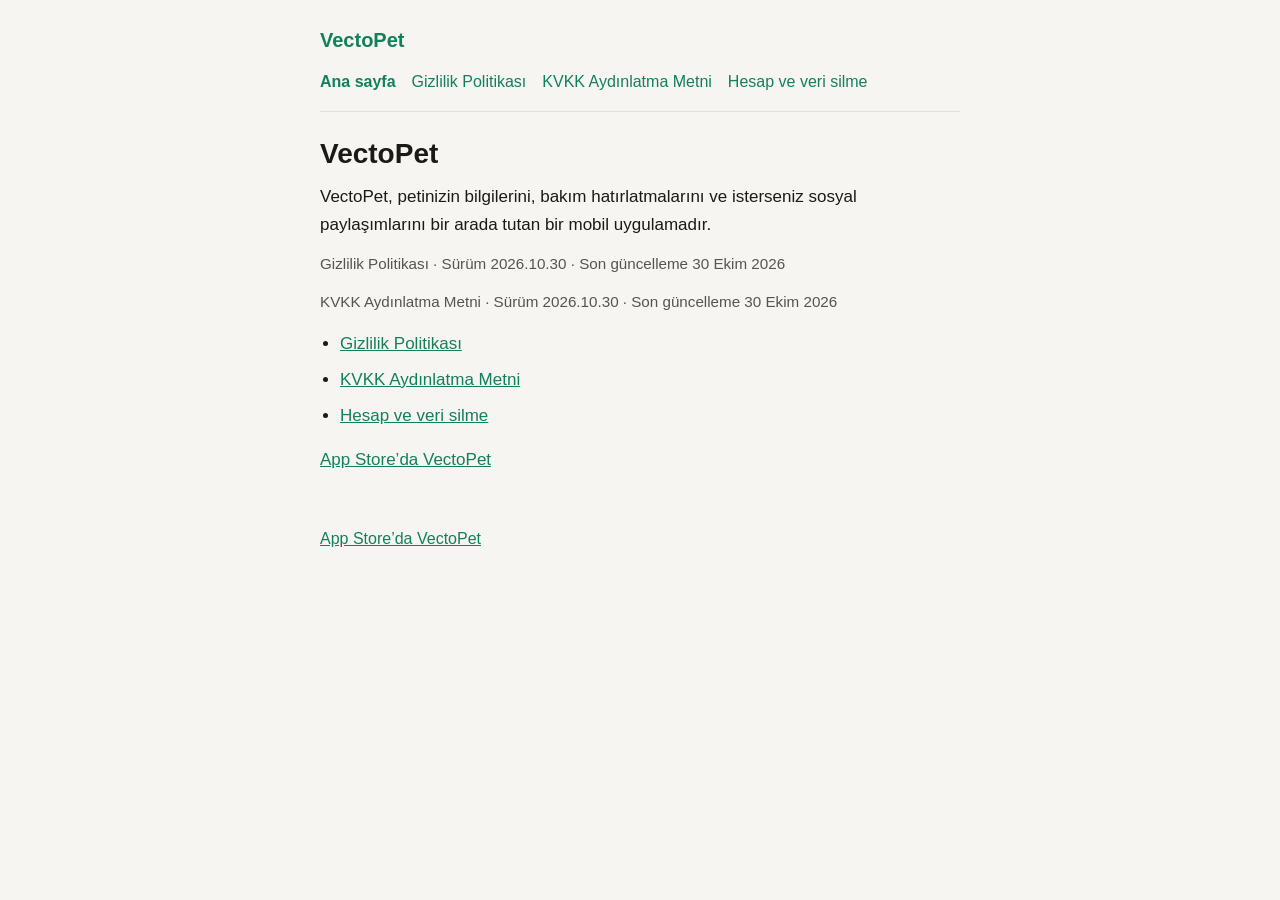
<file: index.html>
<!DOCTYPE html>
<html lang="tr">
<head>
  <meta charset="utf-8">
  <meta name="viewport" content="width=device-width, initial-scale=1">
  <title>VectoPet</title>
  <link rel="stylesheet" href="styles.css">
</head>
<body>
  <header>
    <a class="brand" href="./">VectoPet</a>
    <nav aria-label="Sayfalar">
      <a href="./" aria-current="page">Ana sayfa</a>
<a href="privacy/">Gizlilik Politikası</a>
<a href="kvkk/">KVKK Aydınlatma Metni</a>
<a href="delete-account/">Hesap ve veri silme</a>
    </nav>
  </header>
  <main>
    <h1>VectoPet</h1>
<p>VectoPet, petinizin bilgilerini, bakım hatırlatmalarını ve isterseniz sosyal paylaşımlarını bir arada tutan bir mobil uygulamadır.</p>
<p class="meta">Gizlilik Politikası · Sürüm 2026.10.30 · Son güncelleme 30 Ekim 2026</p>
<p class="meta">KVKK Aydınlatma Metni · Sürüm 2026.10.30 · Son güncelleme 30 Ekim 2026</p>
<ul class="index-links">
  <li><a href="privacy/">Gizlilik Politikası</a></li>
  <li><a href="kvkk/">KVKK Aydınlatma Metni</a></li>
  <li><a href="delete-account/">Hesap ve veri silme</a></li>
</ul>
<p><a href="https://apps.apple.com/app/id6814173063">App Store’da VectoPet</a></p>
  </main>
  <footer>
    <a href="https://apps.apple.com/app/id6814173063">App Store’da VectoPet</a>
  </footer>
</body>
</html>
</file>
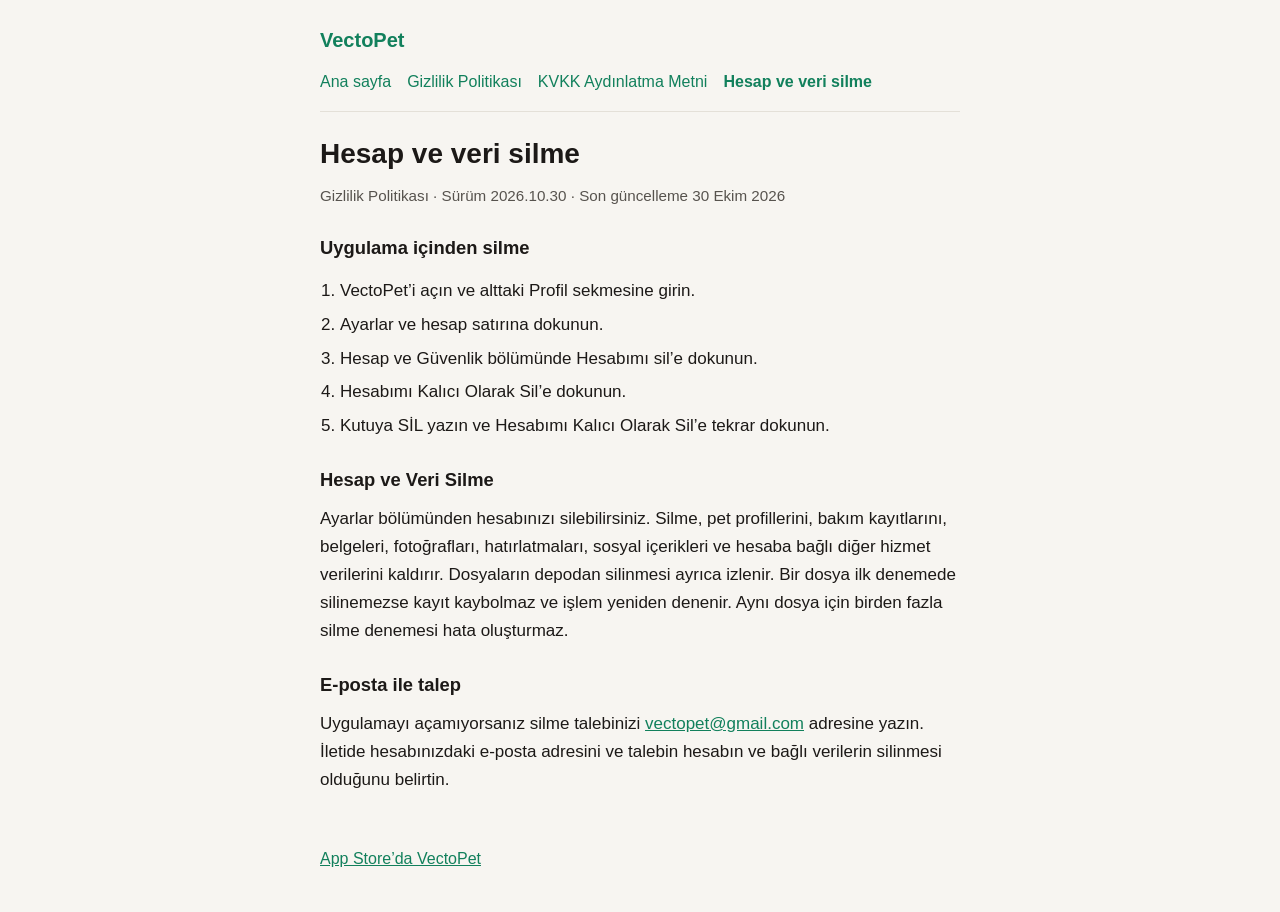
<file: delete-account/index.html>
<!DOCTYPE html>
<html lang="tr">
<head>
  <meta charset="utf-8">
  <meta name="viewport" content="width=device-width, initial-scale=1">
  <title>Hesap ve veri silme · VectoPet</title>
  <link rel="stylesheet" href="../styles.css">
</head>
<body>
  <header>
    <a class="brand" href="../">VectoPet</a>
    <nav aria-label="Sayfalar">
      <a href="../">Ana sayfa</a>
<a href="../privacy/">Gizlilik Politikası</a>
<a href="../kvkk/">KVKK Aydınlatma Metni</a>
<a href="../delete-account/" aria-current="page">Hesap ve veri silme</a>
    </nav>
  </header>
  <main>
    <h1>Hesap ve veri silme</h1>
<p class="meta">Gizlilik Politikası · Sürüm 2026.10.30 · Son güncelleme 30 Ekim 2026</p>
<h2>Uygulama içinden silme</h2>
<ol>
  <li>VectoPet’i açın ve alttaki Profil sekmesine girin.</li>
  <li>Ayarlar ve hesap satırına dokunun.</li>
  <li>Hesap ve Güvenlik bölümünde Hesabımı sil’e dokunun.</li>
  <li>Hesabımı Kalıcı Olarak Sil’e dokunun.</li>
  <li>Kutuya SİL yazın ve Hesabımı Kalıcı Olarak Sil’e tekrar dokunun.</li>
</ol>
<h2>Hesap ve Veri Silme</h2>
<p>Ayarlar bölümünden hesabınızı silebilirsiniz. Silme, pet profillerini, bakım kayıtlarını, belgeleri, fotoğrafları, hatırlatmaları, sosyal içerikleri ve hesaba bağlı diğer hizmet verilerini kaldırır. Dosyaların depodan silinmesi ayrıca izlenir. Bir dosya ilk denemede silinemezse kayıt kaybolmaz ve işlem yeniden denenir. Aynı dosya için birden fazla silme denemesi hata oluşturmaz.</p>
<h2>E-posta ile talep</h2>
<p>Uygulamayı açamıyorsanız silme talebinizi <a href="mailto:vectopet@gmail.com">vectopet@gmail.com</a> adresine yazın. İletide hesabınızdaki e-posta adresini ve talebin hesabın ve bağlı verilerin silinmesi olduğunu belirtin.</p>
  </main>
  <footer>
    <a href="https://apps.apple.com/app/id6814173063">App Store’da VectoPet</a>
  </footer>
</body>
</html>
</file>
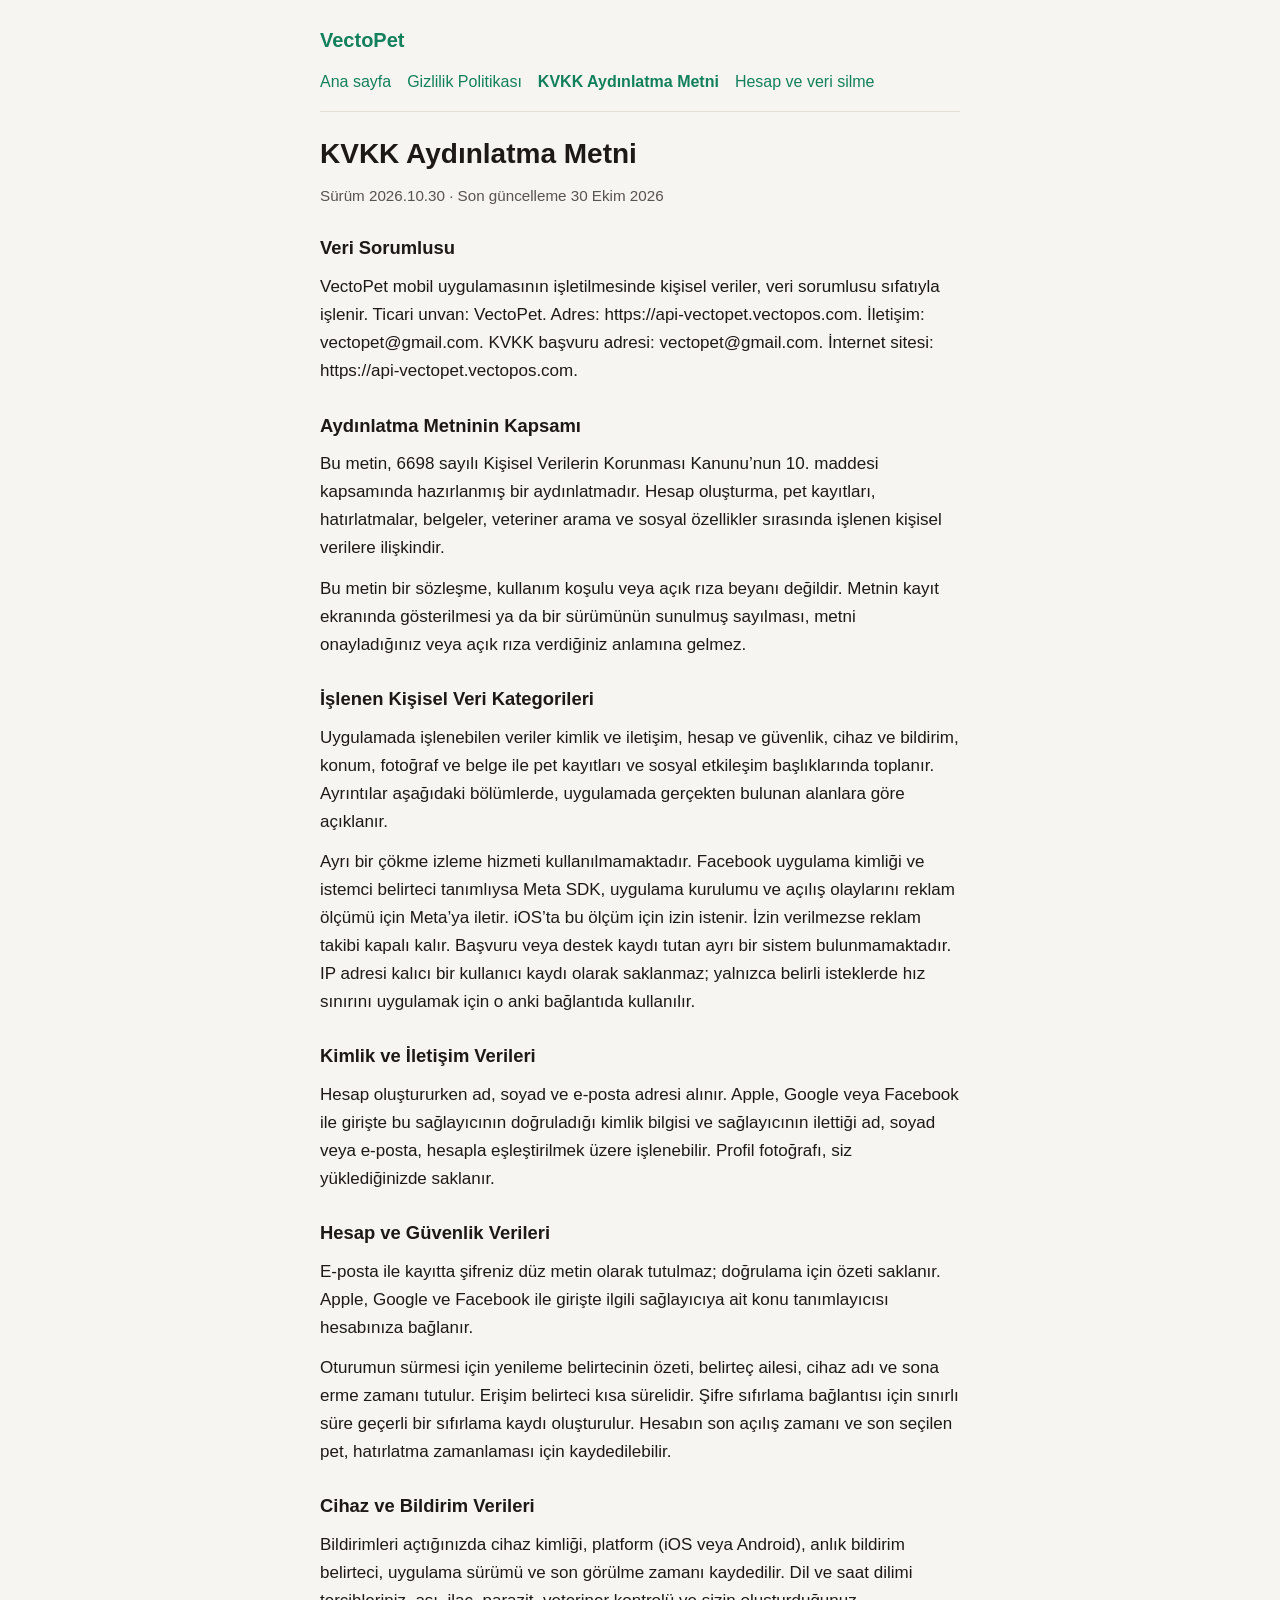
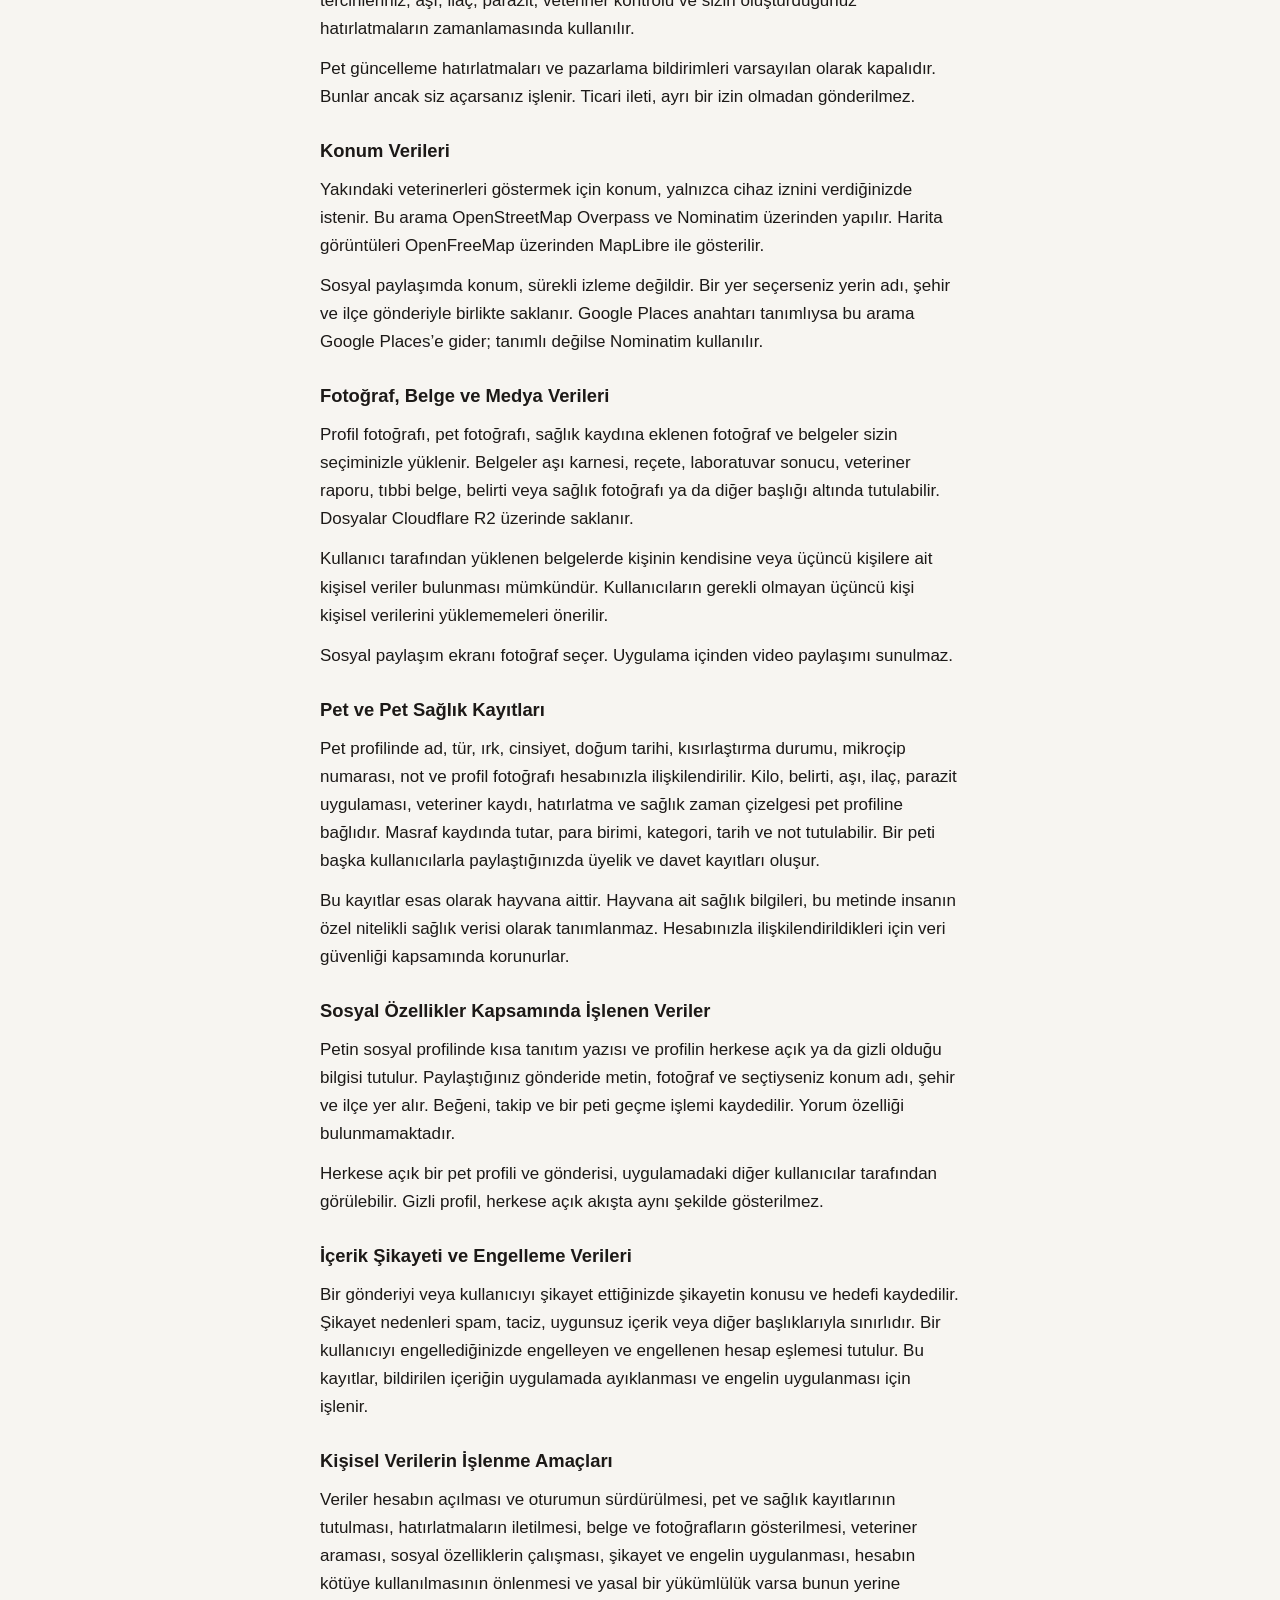
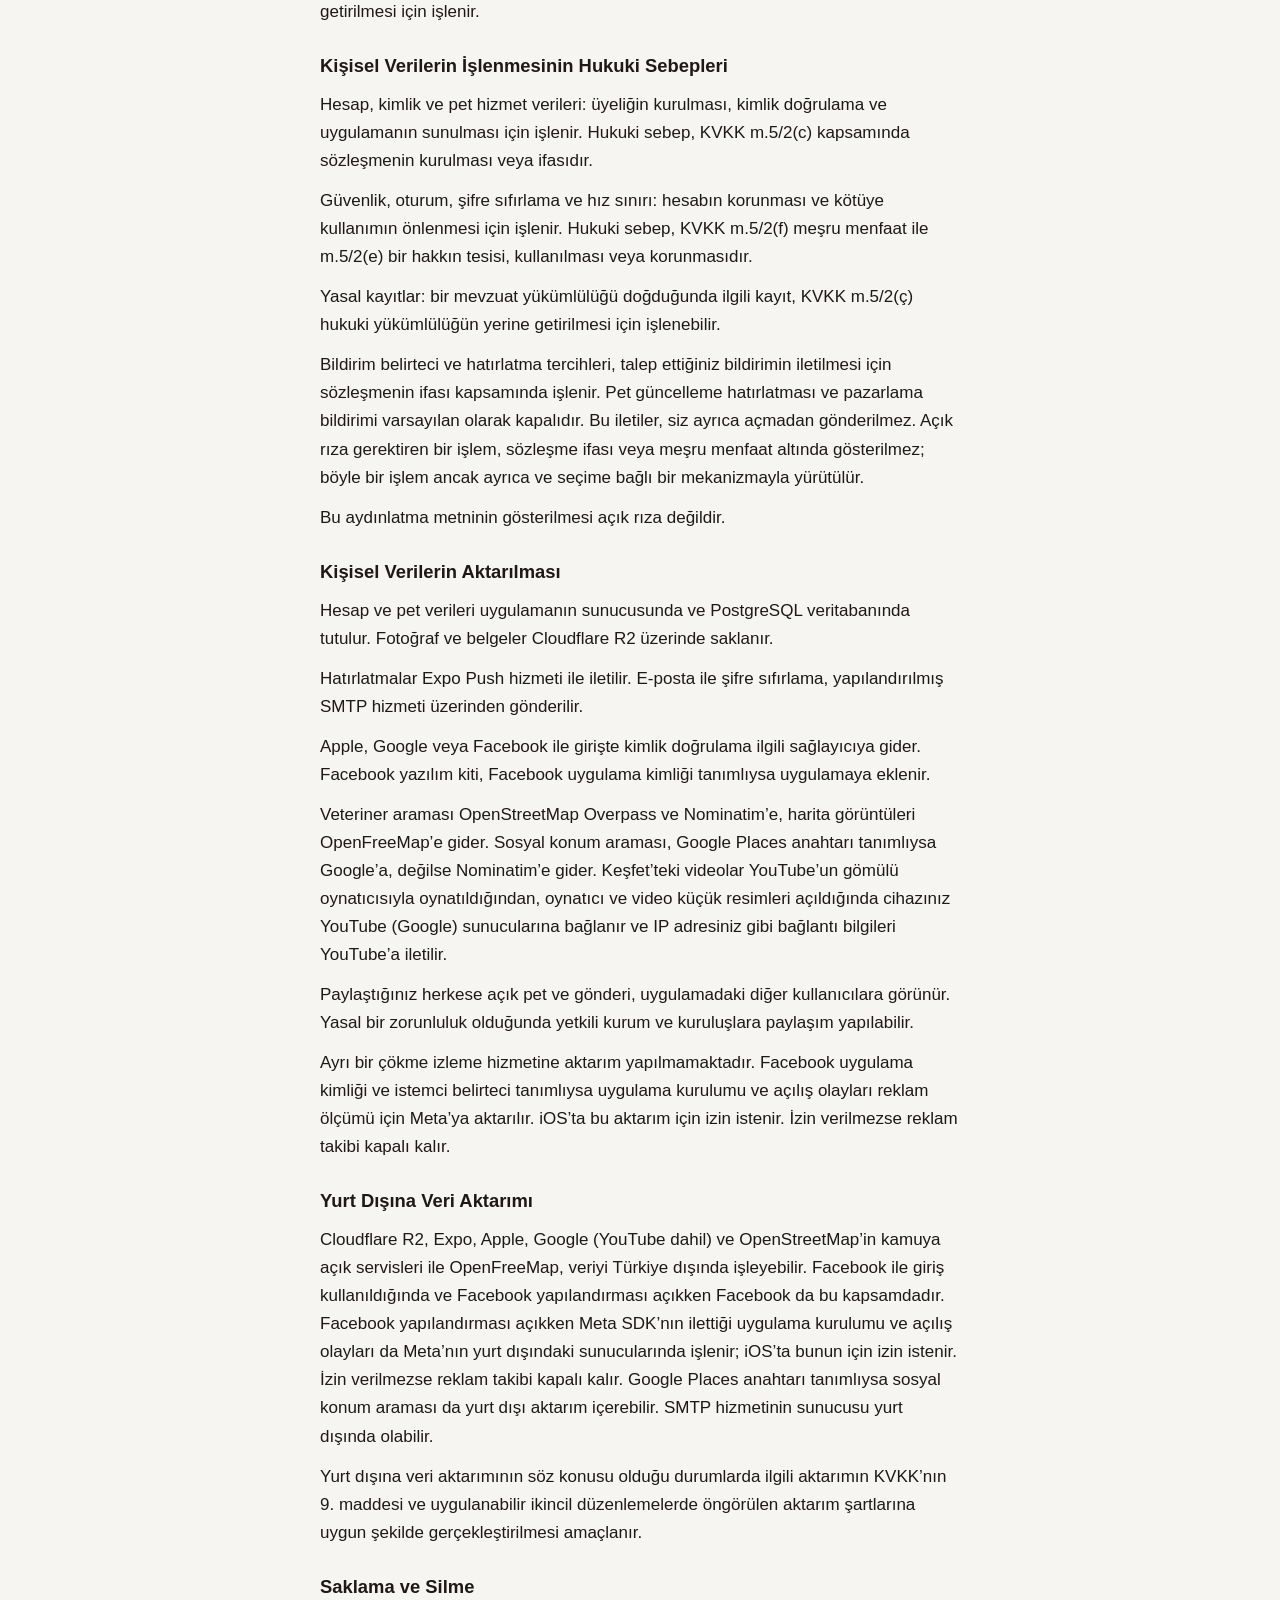
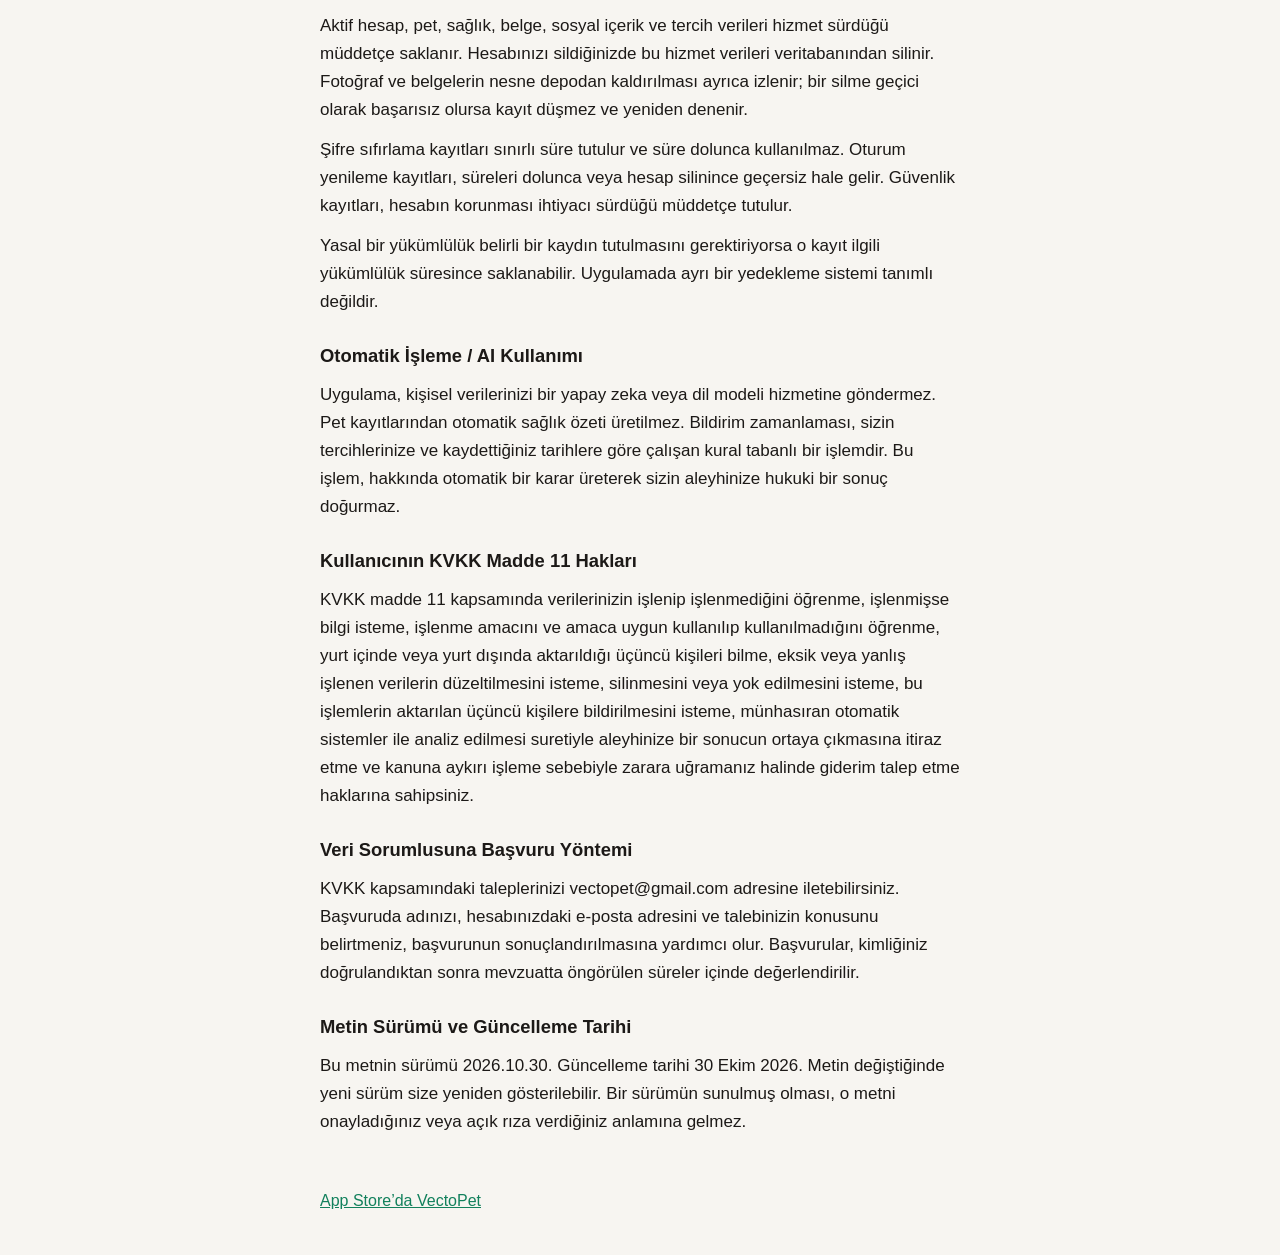
<file: kvkk/index.html>
<!DOCTYPE html>
<html lang="tr">
<head>
  <meta charset="utf-8">
  <meta name="viewport" content="width=device-width, initial-scale=1">
  <title>KVKK Aydınlatma Metni · VectoPet</title>
  <link rel="stylesheet" href="../styles.css">
</head>
<body>
  <header>
    <a class="brand" href="../">VectoPet</a>
    <nav aria-label="Sayfalar">
      <a href="../">Ana sayfa</a>
<a href="../privacy/">Gizlilik Politikası</a>
<a href="../kvkk/" aria-current="page">KVKK Aydınlatma Metni</a>
<a href="../delete-account/">Hesap ve veri silme</a>
    </nav>
  </header>
  <main>
    <h1>KVKK Aydınlatma Metni</h1>
<p class="meta">Sürüm 2026.10.30 · Son güncelleme 30 Ekim 2026</p>
<section>
<h2>Veri Sorumlusu</h2>
<p>VectoPet mobil uygulamasının işletilmesinde kişisel veriler, veri sorumlusu sıfatıyla işlenir. Ticari unvan: VectoPet. Adres: https://api-vectopet.vectopos.com. İletişim: vectopet@gmail.com. KVKK başvuru adresi: vectopet@gmail.com. İnternet sitesi: https://api-vectopet.vectopos.com.</p>
</section>
<section>
<h2>Aydınlatma Metninin Kapsamı</h2>
<p>Bu metin, 6698 sayılı Kişisel Verilerin Korunması Kanunu’nun 10. maddesi kapsamında hazırlanmış bir aydınlatmadır. Hesap oluşturma, pet kayıtları, hatırlatmalar, belgeler, veteriner arama ve sosyal özellikler sırasında işlenen kişisel verilere ilişkindir.</p>
<p>Bu metin bir sözleşme, kullanım koşulu veya açık rıza beyanı değildir. Metnin kayıt ekranında gösterilmesi ya da bir sürümünün sunulmuş sayılması, metni onayladığınız veya açık rıza verdiğiniz anlamına gelmez.</p>
</section>
<section>
<h2>İşlenen Kişisel Veri Kategorileri</h2>
<p>Uygulamada işlenebilen veriler kimlik ve iletişim, hesap ve güvenlik, cihaz ve bildirim, konum, fotoğraf ve belge ile pet kayıtları ve sosyal etkileşim başlıklarında toplanır. Ayrıntılar aşağıdaki bölümlerde, uygulamada gerçekten bulunan alanlara göre açıklanır.</p>
<p>Ayrı bir çökme izleme hizmeti kullanılmamaktadır. Facebook uygulama kimliği ve istemci belirteci tanımlıysa Meta SDK, uygulama kurulumu ve açılış olaylarını reklam ölçümü için Meta’ya iletir. iOS’ta bu ölçüm için izin istenir. İzin verilmezse reklam takibi kapalı kalır. Başvuru veya destek kaydı tutan ayrı bir sistem bulunmamaktadır. IP adresi kalıcı bir kullanıcı kaydı olarak saklanmaz; yalnızca belirli isteklerde hız sınırını uygulamak için o anki bağlantıda kullanılır.</p>
</section>
<section>
<h2>Kimlik ve İletişim Verileri</h2>
<p>Hesap oluştururken ad, soyad ve e-posta adresi alınır. Apple, Google veya Facebook ile girişte bu sağlayıcının doğruladığı kimlik bilgisi ve sağlayıcının ilettiği ad, soyad veya e-posta, hesapla eşleştirilmek üzere işlenebilir. Profil fotoğrafı, siz yüklediğinizde saklanır.</p>
</section>
<section>
<h2>Hesap ve Güvenlik Verileri</h2>
<p>E-posta ile kayıtta şifreniz düz metin olarak tutulmaz; doğrulama için özeti saklanır. Apple, Google ve Facebook ile girişte ilgili sağlayıcıya ait konu tanımlayıcısı hesabınıza bağlanır.</p>
<p>Oturumun sürmesi için yenileme belirtecinin özeti, belirteç ailesi, cihaz adı ve sona erme zamanı tutulur. Erişim belirteci kısa sürelidir. Şifre sıfırlama bağlantısı için sınırlı süre geçerli bir sıfırlama kaydı oluşturulur. Hesabın son açılış zamanı ve son seçilen pet, hatırlatma zamanlaması için kaydedilebilir.</p>
</section>
<section>
<h2>Cihaz ve Bildirim Verileri</h2>
<p>Bildirimleri açtığınızda cihaz kimliği, platform (iOS veya Android), anlık bildirim belirteci, uygulama sürümü ve son görülme zamanı kaydedilir. Dil ve saat dilimi tercihleriniz, aşı, ilaç, parazit, veteriner kontrolü ve sizin oluşturduğunuz hatırlatmaların zamanlamasında kullanılır.</p>
<p>Pet güncelleme hatırlatmaları ve pazarlama bildirimleri varsayılan olarak kapalıdır. Bunlar ancak siz açarsanız işlenir. Ticari ileti, ayrı bir izin olmadan gönderilmez.</p>
</section>
<section>
<h2>Konum Verileri</h2>
<p>Yakındaki veterinerleri göstermek için konum, yalnızca cihaz iznini verdiğinizde istenir. Bu arama OpenStreetMap Overpass ve Nominatim üzerinden yapılır. Harita görüntüleri OpenFreeMap üzerinden MapLibre ile gösterilir.</p>
<p>Sosyal paylaşımda konum, sürekli izleme değildir. Bir yer seçerseniz yerin adı, şehir ve ilçe gönderiyle birlikte saklanır. Google Places anahtarı tanımlıysa bu arama Google Places’e gider; tanımlı değilse Nominatim kullanılır.</p>
</section>
<section>
<h2>Fotoğraf, Belge ve Medya Verileri</h2>
<p>Profil fotoğrafı, pet fotoğrafı, sağlık kaydına eklenen fotoğraf ve belgeler sizin seçiminizle yüklenir. Belgeler aşı karnesi, reçete, laboratuvar sonucu, veteriner raporu, tıbbi belge, belirti veya sağlık fotoğrafı ya da diğer başlığı altında tutulabilir. Dosyalar Cloudflare R2 üzerinde saklanır.</p>
<p>Kullanıcı tarafından yüklenen belgelerde kişinin kendisine veya üçüncü kişilere ait kişisel veriler bulunması mümkündür. Kullanıcıların gerekli olmayan üçüncü kişi kişisel verilerini yüklememeleri önerilir.</p>
<p>Sosyal paylaşım ekranı fotoğraf seçer. Uygulama içinden video paylaşımı sunulmaz.</p>
</section>
<section>
<h2>Pet ve Pet Sağlık Kayıtları</h2>
<p>Pet profilinde ad, tür, ırk, cinsiyet, doğum tarihi, kısırlaştırma durumu, mikroçip numarası, not ve profil fotoğrafı hesabınızla ilişkilendirilir. Kilo, belirti, aşı, ilaç, parazit uygulaması, veteriner kaydı, hatırlatma ve sağlık zaman çizelgesi pet profiline bağlıdır. Masraf kaydında tutar, para birimi, kategori, tarih ve not tutulabilir. Bir peti başka kullanıcılarla paylaştığınızda üyelik ve davet kayıtları oluşur.</p>
<p>Bu kayıtlar esas olarak hayvana aittir. Hayvana ait sağlık bilgileri, bu metinde insanın özel nitelikli sağlık verisi olarak tanımlanmaz. Hesabınızla ilişkilendirildikleri için veri güvenliği kapsamında korunurlar.</p>
</section>
<section>
<h2>Sosyal Özellikler Kapsamında İşlenen Veriler</h2>
<p>Petin sosyal profilinde kısa tanıtım yazısı ve profilin herkese açık ya da gizli olduğu bilgisi tutulur. Paylaştığınız gönderide metin, fotoğraf ve seçtiyseniz konum adı, şehir ve ilçe yer alır. Beğeni, takip ve bir peti geçme işlemi kaydedilir. Yorum özelliği bulunmamaktadır.</p>
<p>Herkese açık bir pet profili ve gönderisi, uygulamadaki diğer kullanıcılar tarafından görülebilir. Gizli profil, herkese açık akışta aynı şekilde gösterilmez.</p>
</section>
<section>
<h2>İçerik Şikayeti ve Engelleme Verileri</h2>
<p>Bir gönderiyi veya kullanıcıyı şikayet ettiğinizde şikayetin konusu ve hedefi kaydedilir. Şikayet nedenleri spam, taciz, uygunsuz içerik veya diğer başlıklarıyla sınırlıdır. Bir kullanıcıyı engellediğinizde engelleyen ve engellenen hesap eşlemesi tutulur. Bu kayıtlar, bildirilen içeriğin uygulamada ayıklanması ve engelin uygulanması için işlenir.</p>
</section>
<section>
<h2>Kişisel Verilerin İşlenme Amaçları</h2>
<p>Veriler hesabın açılması ve oturumun sürdürülmesi, pet ve sağlık kayıtlarının tutulması, hatırlatmaların iletilmesi, belge ve fotoğrafların gösterilmesi, veteriner araması, sosyal özelliklerin çalışması, şikayet ve engelin uygulanması, hesabın kötüye kullanılmasının önlenmesi ve yasal bir yükümlülük varsa bunun yerine getirilmesi için işlenir.</p>
</section>
<section>
<h2>Kişisel Verilerin İşlenmesinin Hukuki Sebepleri</h2>
<p>Hesap, kimlik ve pet hizmet verileri: üyeliğin kurulması, kimlik doğrulama ve uygulamanın sunulması için işlenir. Hukuki sebep, KVKK m.5/2(c) kapsamında sözleşmenin kurulması veya ifasıdır.</p>
<p>Güvenlik, oturum, şifre sıfırlama ve hız sınırı: hesabın korunması ve kötüye kullanımın önlenmesi için işlenir. Hukuki sebep, KVKK m.5/2(f) meşru menfaat ile m.5/2(e) bir hakkın tesisi, kullanılması veya korunmasıdır.</p>
<p>Yasal kayıtlar: bir mevzuat yükümlülüğü doğduğunda ilgili kayıt, KVKK m.5/2(ç) hukuki yükümlülüğün yerine getirilmesi için işlenebilir.</p>
<p>Bildirim belirteci ve hatırlatma tercihleri, talep ettiğiniz bildirimin iletilmesi için sözleşmenin ifası kapsamında işlenir. Pet güncelleme hatırlatması ve pazarlama bildirimi varsayılan olarak kapalıdır. Bu iletiler, siz ayrıca açmadan gönderilmez. Açık rıza gerektiren bir işlem, sözleşme ifası veya meşru menfaat altında gösterilmez; böyle bir işlem ancak ayrıca ve seçime bağlı bir mekanizmayla yürütülür.</p>
<p>Bu aydınlatma metninin gösterilmesi açık rıza değildir.</p>
</section>
<section>
<h2>Kişisel Verilerin Aktarılması</h2>
<p>Hesap ve pet verileri uygulamanın sunucusunda ve PostgreSQL veritabanında tutulur. Fotoğraf ve belgeler Cloudflare R2 üzerinde saklanır.</p>
<p>Hatırlatmalar Expo Push hizmeti ile iletilir. E-posta ile şifre sıfırlama, yapılandırılmış SMTP hizmeti üzerinden gönderilir.</p>
<p>Apple, Google veya Facebook ile girişte kimlik doğrulama ilgili sağlayıcıya gider. Facebook yazılım kiti, Facebook uygulama kimliği tanımlıysa uygulamaya eklenir.</p>
<p>Veteriner araması OpenStreetMap Overpass ve Nominatim’e, harita görüntüleri OpenFreeMap’e gider. Sosyal konum araması, Google Places anahtarı tanımlıysa Google’a, değilse Nominatim’e gider. Keşfet’teki videolar YouTube’un gömülü oynatıcısıyla oynatıldığından, oynatıcı ve video küçük resimleri açıldığında cihazınız YouTube (Google) sunucularına bağlanır ve IP adresiniz gibi bağlantı bilgileri YouTube’a iletilir.</p>
<p>Paylaştığınız herkese açık pet ve gönderi, uygulamadaki diğer kullanıcılara görünür. Yasal bir zorunluluk olduğunda yetkili kurum ve kuruluşlara paylaşım yapılabilir.</p>
<p>Ayrı bir çökme izleme hizmetine aktarım yapılmamaktadır. Facebook uygulama kimliği ve istemci belirteci tanımlıysa uygulama kurulumu ve açılış olayları reklam ölçümü için Meta’ya aktarılır. iOS’ta bu aktarım için izin istenir. İzin verilmezse reklam takibi kapalı kalır.</p>
</section>
<section>
<h2>Yurt Dışına Veri Aktarımı</h2>
<p>Cloudflare R2, Expo, Apple, Google (YouTube dahil) ve OpenStreetMap’in kamuya açık servisleri ile OpenFreeMap, veriyi Türkiye dışında işleyebilir. Facebook ile giriş kullanıldığında ve Facebook yapılandırması açıkken Facebook da bu kapsamdadır. Facebook yapılandırması açıkken Meta SDK’nın ilettiği uygulama kurulumu ve açılış olayları da Meta’nın yurt dışındaki sunucularında işlenir; iOS’ta bunun için izin istenir. İzin verilmezse reklam takibi kapalı kalır. Google Places anahtarı tanımlıysa sosyal konum araması da yurt dışı aktarım içerebilir. SMTP hizmetinin sunucusu yurt dışında olabilir.</p>
<p>Yurt dışına veri aktarımının söz konusu olduğu durumlarda ilgili aktarımın KVKK’nın 9. maddesi ve uygulanabilir ikincil düzenlemelerde öngörülen aktarım şartlarına uygun şekilde gerçekleştirilmesi amaçlanır.</p>
</section>
<section>
<h2>Saklama ve Silme</h2>
<p>Aktif hesap, pet, sağlık, belge, sosyal içerik ve tercih verileri hizmet sürdüğü müddetçe saklanır. Hesabınızı sildiğinizde bu hizmet verileri veritabanından silinir. Fotoğraf ve belgelerin nesne depodan kaldırılması ayrıca izlenir; bir silme geçici olarak başarısız olursa kayıt düşmez ve yeniden denenir.</p>
<p>Şifre sıfırlama kayıtları sınırlı süre tutulur ve süre dolunca kullanılmaz. Oturum yenileme kayıtları, süreleri dolunca veya hesap silinince geçersiz hale gelir. Güvenlik kayıtları, hesabın korunması ihtiyacı sürdüğü müddetçe tutulur.</p>
<p>Yasal bir yükümlülük belirli bir kaydın tutulmasını gerektiriyorsa o kayıt ilgili yükümlülük süresince saklanabilir. Uygulamada ayrı bir yedekleme sistemi tanımlı değildir.</p>
</section>
<section>
<h2>Otomatik İşleme / AI Kullanımı</h2>
<p>Uygulama, kişisel verilerinizi bir yapay zeka veya dil modeli hizmetine göndermez. Pet kayıtlarından otomatik sağlık özeti üretilmez. Bildirim zamanlaması, sizin tercihlerinize ve kaydettiğiniz tarihlere göre çalışan kural tabanlı bir işlemdir. Bu işlem, hakkında otomatik bir karar üreterek sizin aleyhinize hukuki bir sonuç doğurmaz.</p>
</section>
<section>
<h2>Kullanıcının KVKK Madde 11 Hakları</h2>
<p>KVKK madde 11 kapsamında verilerinizin işlenip işlenmediğini öğrenme, işlenmişse bilgi isteme, işlenme amacını ve amaca uygun kullanılıp kullanılmadığını öğrenme, yurt içinde veya yurt dışında aktarıldığı üçüncü kişileri bilme, eksik veya yanlış işlenen verilerin düzeltilmesini isteme, silinmesini veya yok edilmesini isteme, bu işlemlerin aktarılan üçüncü kişilere bildirilmesini isteme, münhasıran otomatik sistemler ile analiz edilmesi suretiyle aleyhinize bir sonucun ortaya çıkmasına itiraz etme ve kanuna aykırı işleme sebebiyle zarara uğramanız halinde giderim talep etme haklarına sahipsiniz.</p>
</section>
<section>
<h2>Veri Sorumlusuna Başvuru Yöntemi</h2>
<p>KVKK kapsamındaki taleplerinizi vectopet@gmail.com adresine iletebilirsiniz. Başvuruda adınızı, hesabınızdaki e-posta adresini ve talebinizin konusunu belirtmeniz, başvurunun sonuçlandırılmasına yardımcı olur. Başvurular, kimliğiniz doğrulandıktan sonra mevzuatta öngörülen süreler içinde değerlendirilir.</p>
</section>
<section>
<h2>Metin Sürümü ve Güncelleme Tarihi</h2>
<p>Bu metnin sürümü 2026.10.30. Güncelleme tarihi 30 Ekim 2026. Metin değiştiğinde yeni sürüm size yeniden gösterilebilir. Bir sürümün sunulmuş olması, o metni onayladığınız veya açık rıza verdiğiniz anlamına gelmez.</p>
</section>
  </main>
  <footer>
    <a href="https://apps.apple.com/app/id6814173063">App Store’da VectoPet</a>
  </footer>
</body>
</html>
</file>
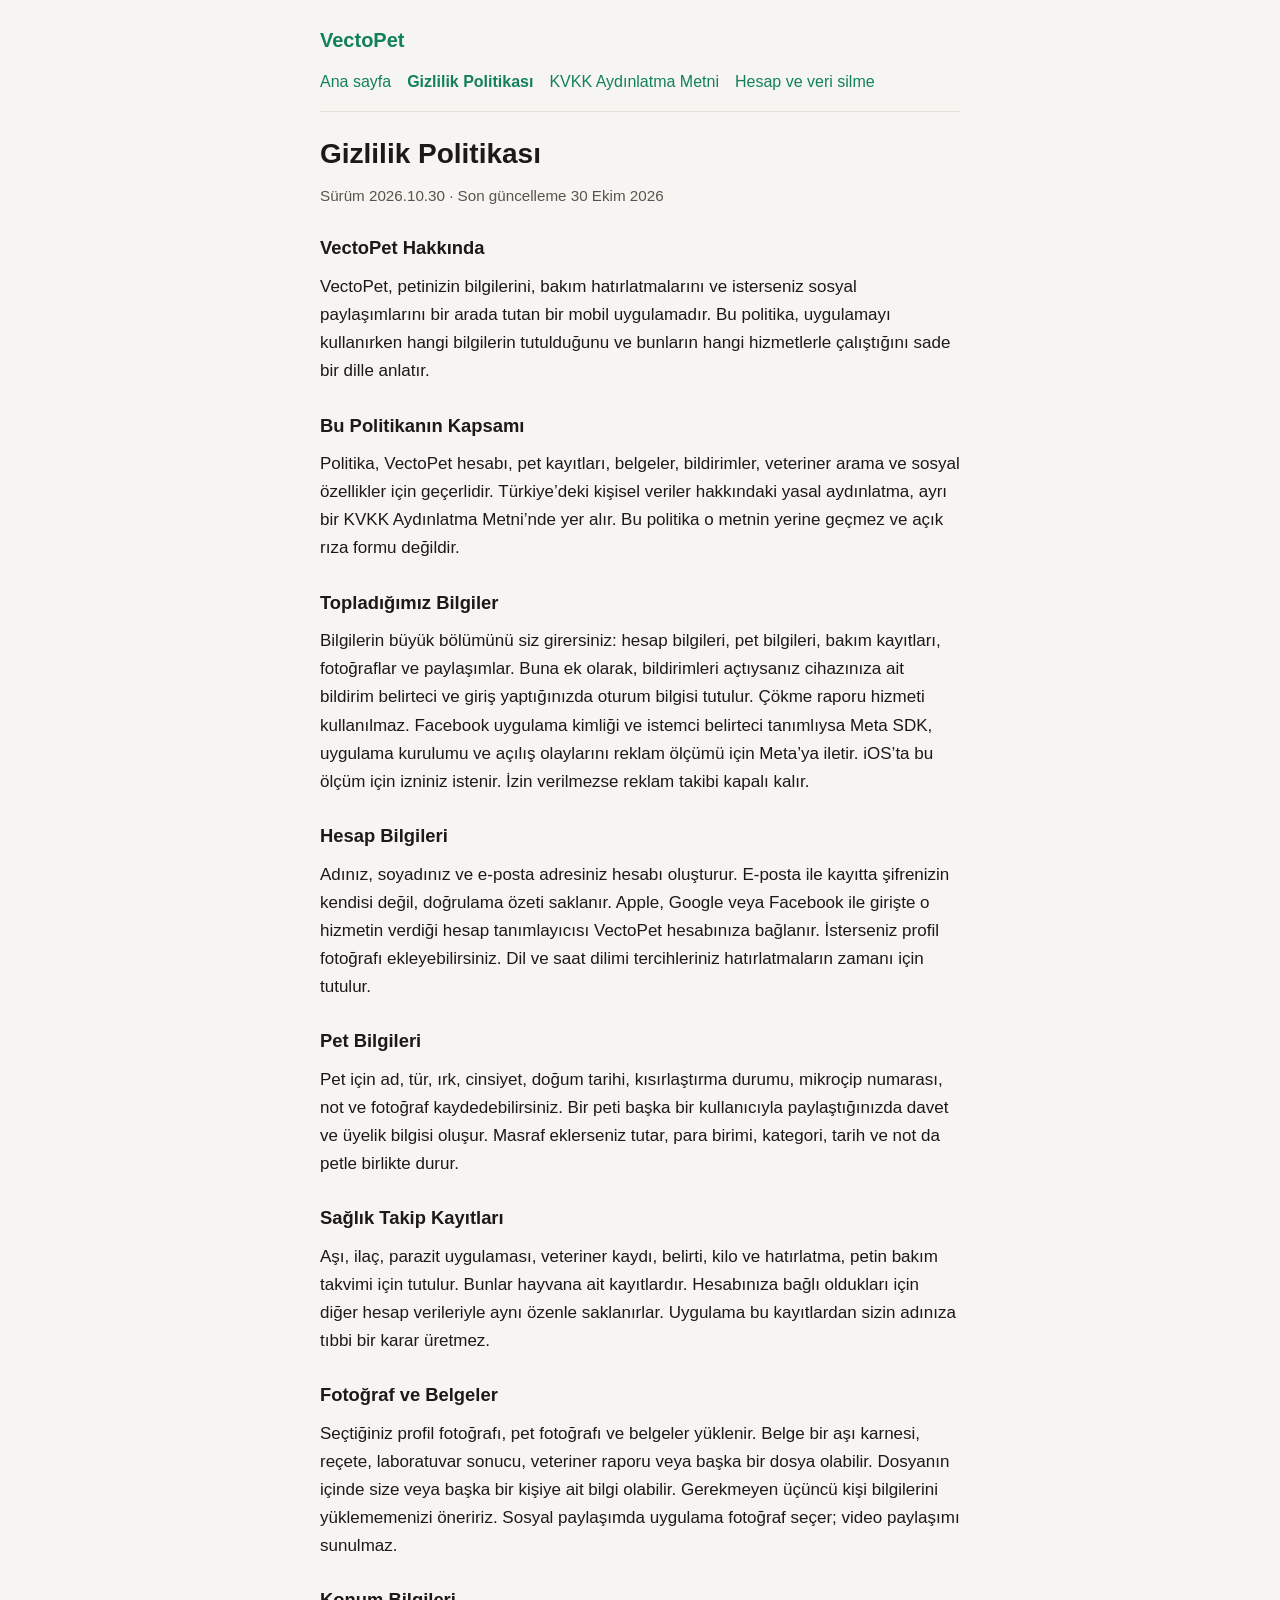
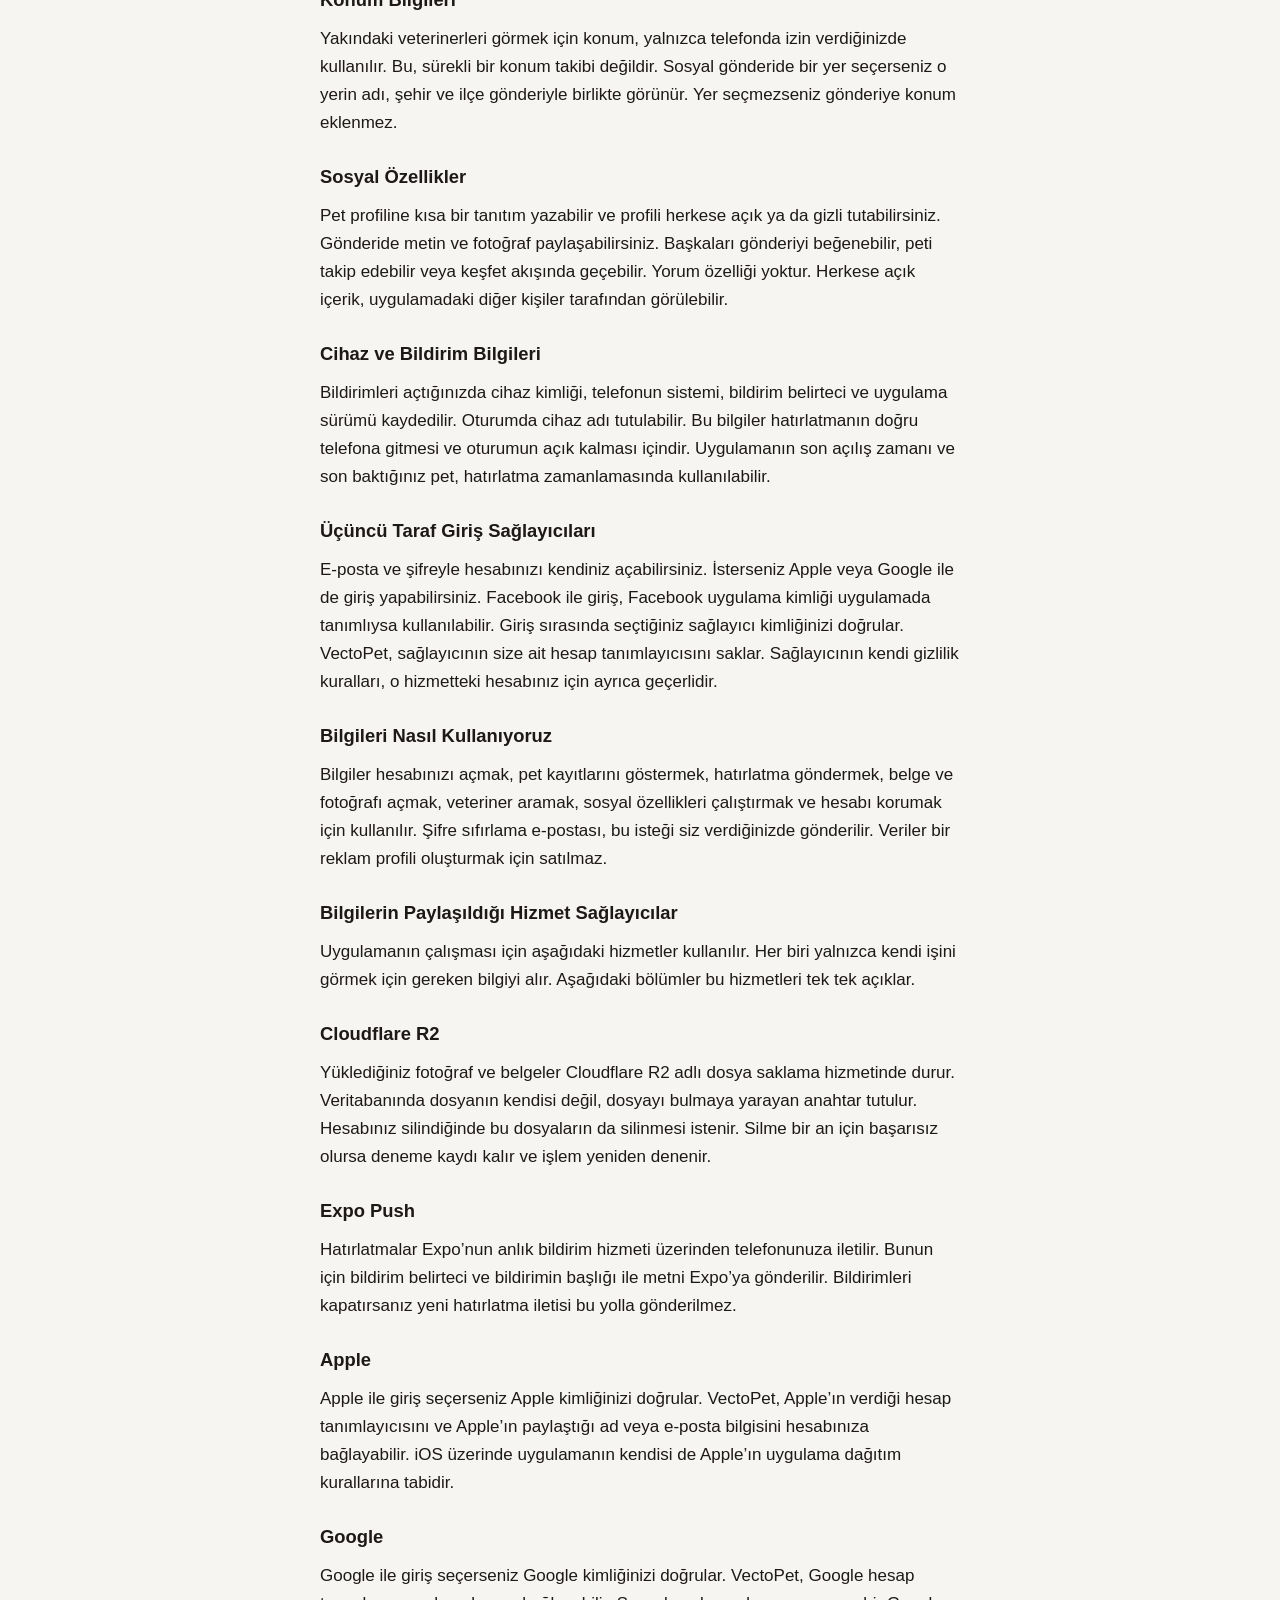
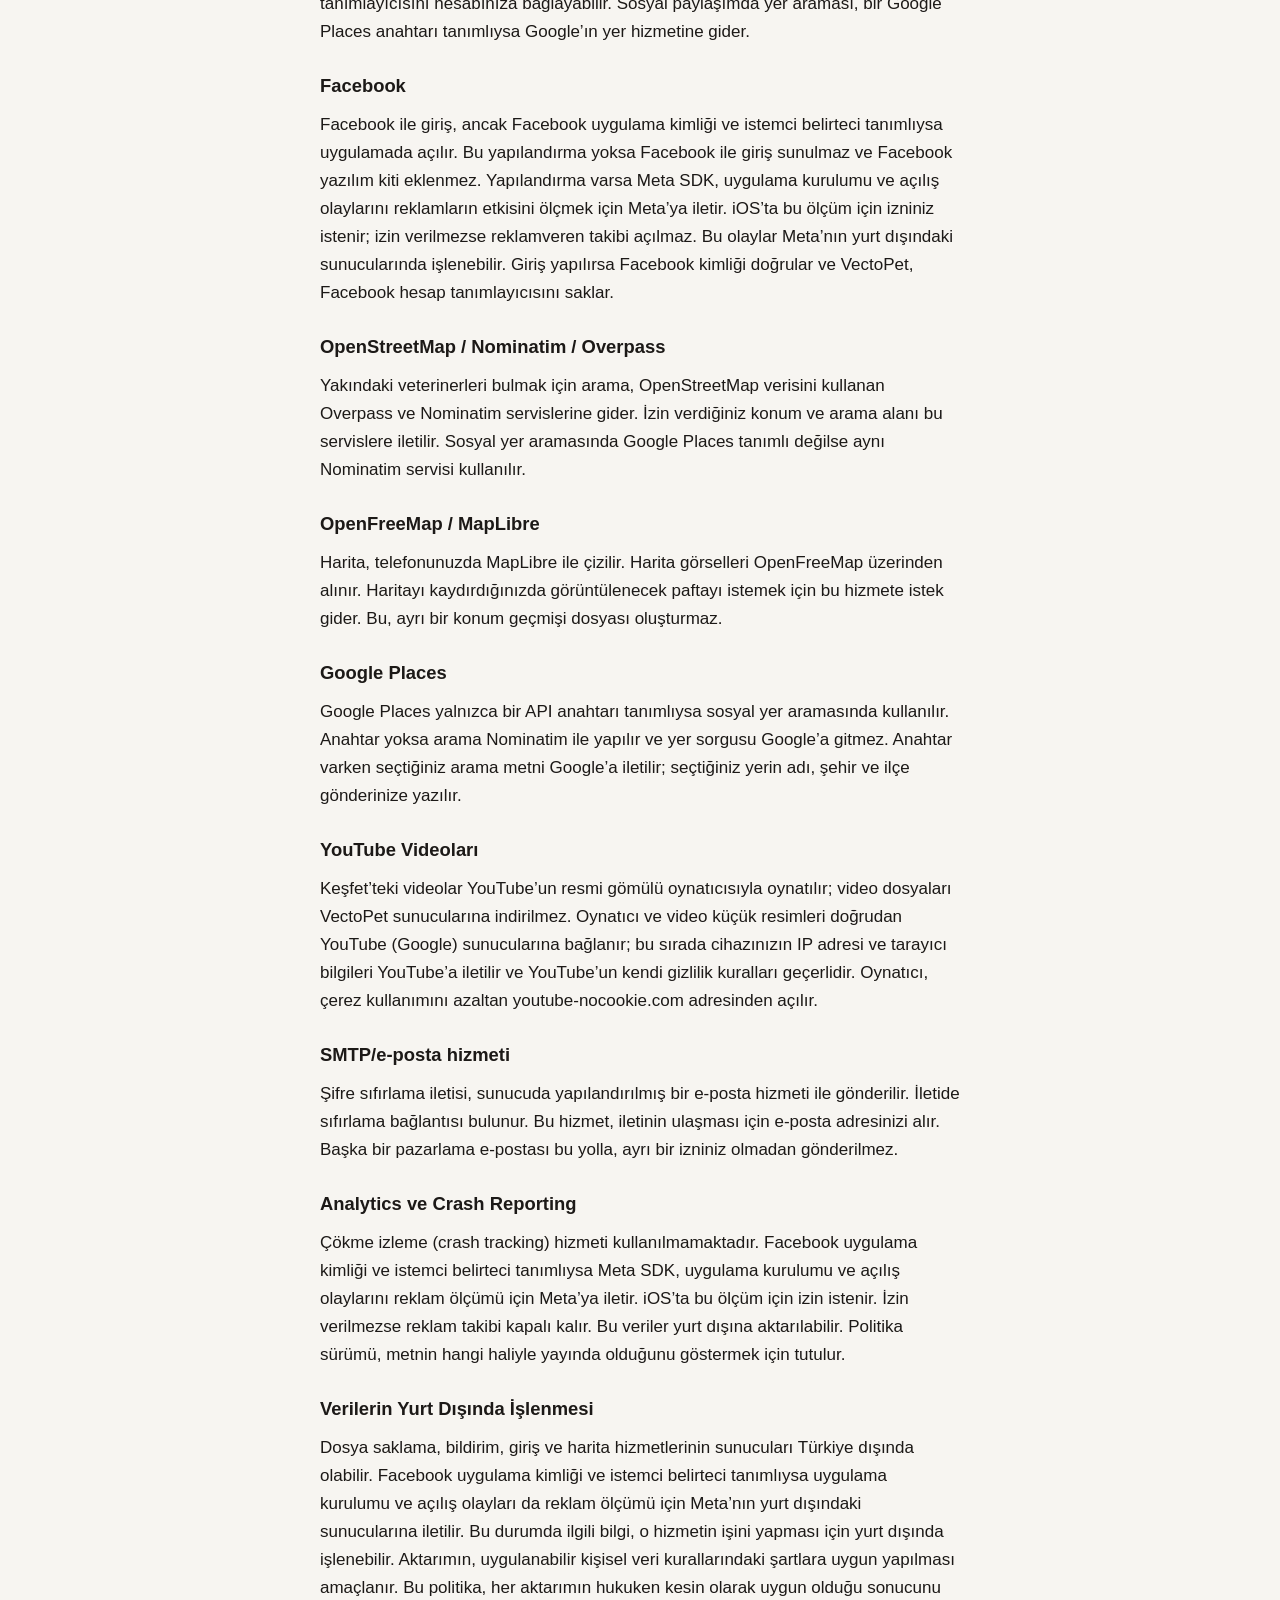
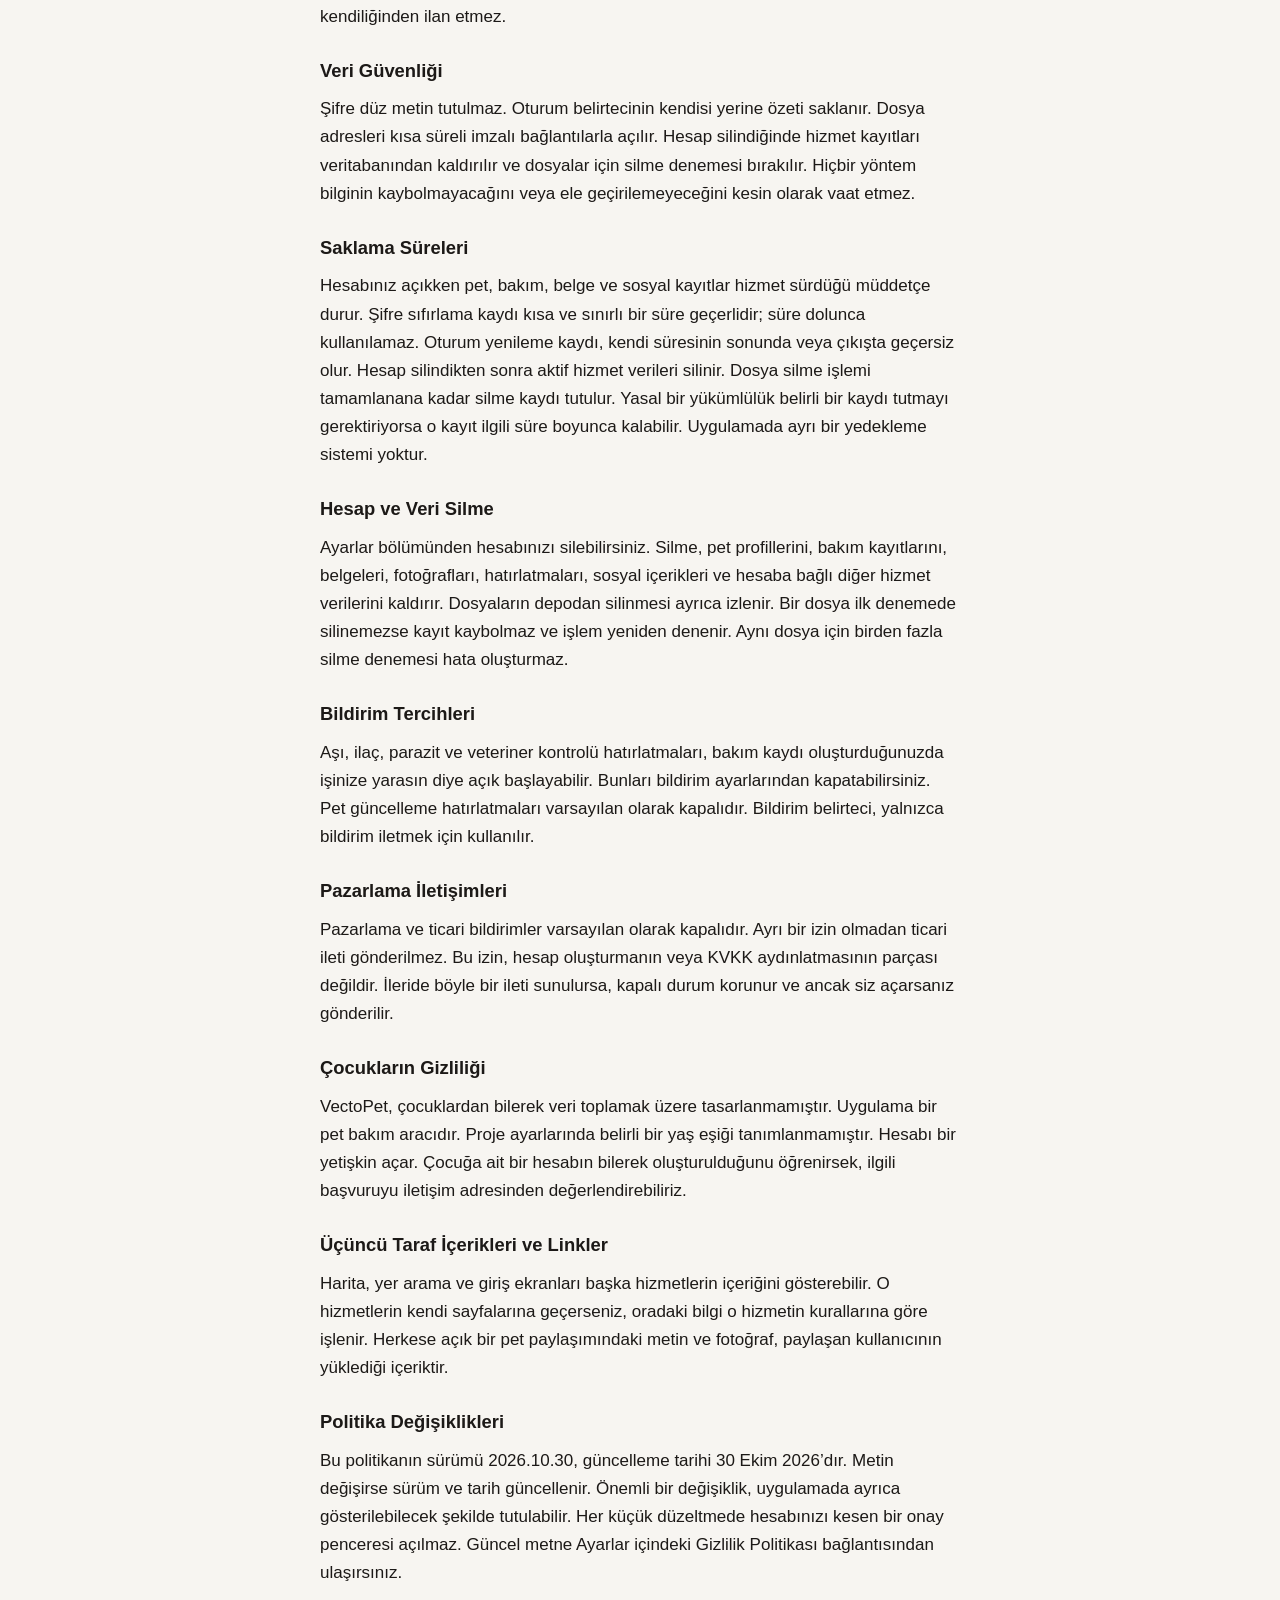
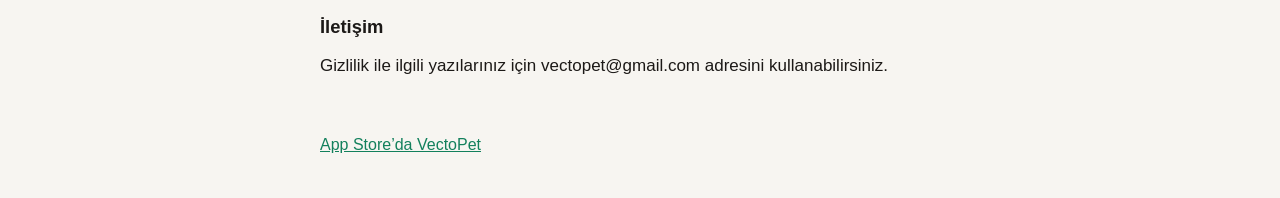
<file: privacy/index.html>
<!DOCTYPE html>
<html lang="tr">
<head>
  <meta charset="utf-8">
  <meta name="viewport" content="width=device-width, initial-scale=1">
  <title>Gizlilik Politikası · VectoPet</title>
  <link rel="stylesheet" href="../styles.css">
</head>
<body>
  <header>
    <a class="brand" href="../">VectoPet</a>
    <nav aria-label="Sayfalar">
      <a href="../">Ana sayfa</a>
<a href="../privacy/" aria-current="page">Gizlilik Politikası</a>
<a href="../kvkk/">KVKK Aydınlatma Metni</a>
<a href="../delete-account/">Hesap ve veri silme</a>
    </nav>
  </header>
  <main>
    <h1>Gizlilik Politikası</h1>
<p class="meta">Sürüm 2026.10.30 · Son güncelleme 30 Ekim 2026</p>
<section>
<h2>VectoPet Hakkında</h2>
<p>VectoPet, petinizin bilgilerini, bakım hatırlatmalarını ve isterseniz sosyal paylaşımlarını bir arada tutan bir mobil uygulamadır. Bu politika, uygulamayı kullanırken hangi bilgilerin tutulduğunu ve bunların hangi hizmetlerle çalıştığını sade bir dille anlatır.</p>
</section>
<section>
<h2>Bu Politikanın Kapsamı</h2>
<p>Politika, VectoPet hesabı, pet kayıtları, belgeler, bildirimler, veteriner arama ve sosyal özellikler için geçerlidir. Türkiye’deki kişisel veriler hakkındaki yasal aydınlatma, ayrı bir KVKK Aydınlatma Metni’nde yer alır. Bu politika o metnin yerine geçmez ve açık rıza formu değildir.</p>
</section>
<section>
<h2>Topladığımız Bilgiler</h2>
<p>Bilgilerin büyük bölümünü siz girersiniz: hesap bilgileri, pet bilgileri, bakım kayıtları, fotoğraflar ve paylaşımlar. Buna ek olarak, bildirimleri açtıysanız cihazınıza ait bildirim belirteci ve giriş yaptığınızda oturum bilgisi tutulur. Çökme raporu hizmeti kullanılmaz. Facebook uygulama kimliği ve istemci belirteci tanımlıysa Meta SDK, uygulama kurulumu ve açılış olaylarını reklam ölçümü için Meta’ya iletir. iOS’ta bu ölçüm için izniniz istenir. İzin verilmezse reklam takibi kapalı kalır.</p>
</section>
<section>
<h2>Hesap Bilgileri</h2>
<p>Adınız, soyadınız ve e-posta adresiniz hesabı oluşturur. E-posta ile kayıtta şifrenizin kendisi değil, doğrulama özeti saklanır. Apple, Google veya Facebook ile girişte o hizmetin verdiği hesap tanımlayıcısı VectoPet hesabınıza bağlanır. İsterseniz profil fotoğrafı ekleyebilirsiniz. Dil ve saat dilimi tercihleriniz hatırlatmaların zamanı için tutulur.</p>
</section>
<section>
<h2>Pet Bilgileri</h2>
<p>Pet için ad, tür, ırk, cinsiyet, doğum tarihi, kısırlaştırma durumu, mikroçip numarası, not ve fotoğraf kaydedebilirsiniz. Bir peti başka bir kullanıcıyla paylaştığınızda davet ve üyelik bilgisi oluşur. Masraf eklerseniz tutar, para birimi, kategori, tarih ve not da petle birlikte durur.</p>
</section>
<section>
<h2>Sağlık Takip Kayıtları</h2>
<p>Aşı, ilaç, parazit uygulaması, veteriner kaydı, belirti, kilo ve hatırlatma, petin bakım takvimi için tutulur. Bunlar hayvana ait kayıtlardır. Hesabınıza bağlı oldukları için diğer hesap verileriyle aynı özenle saklanırlar. Uygulama bu kayıtlardan sizin adınıza tıbbi bir karar üretmez.</p>
</section>
<section>
<h2>Fotoğraf ve Belgeler</h2>
<p>Seçtiğiniz profil fotoğrafı, pet fotoğrafı ve belgeler yüklenir. Belge bir aşı karnesi, reçete, laboratuvar sonucu, veteriner raporu veya başka bir dosya olabilir. Dosyanın içinde size veya başka bir kişiye ait bilgi olabilir. Gerekmeyen üçüncü kişi bilgilerini yüklememenizi öneririz. Sosyal paylaşımda uygulama fotoğraf seçer; video paylaşımı sunulmaz.</p>
</section>
<section>
<h2>Konum Bilgileri</h2>
<p>Yakındaki veterinerleri görmek için konum, yalnızca telefonda izin verdiğinizde kullanılır. Bu, sürekli bir konum takibi değildir. Sosyal gönderide bir yer seçerseniz o yerin adı, şehir ve ilçe gönderiyle birlikte görünür. Yer seçmezseniz gönderiye konum eklenmez.</p>
</section>
<section>
<h2>Sosyal Özellikler</h2>
<p>Pet profiline kısa bir tanıtım yazabilir ve profili herkese açık ya da gizli tutabilirsiniz. Gönderide metin ve fotoğraf paylaşabilirsiniz. Başkaları gönderiyi beğenebilir, peti takip edebilir veya keşfet akışında geçebilir. Yorum özelliği yoktur. Herkese açık içerik, uygulamadaki diğer kişiler tarafından görülebilir.</p>
</section>
<section>
<h2>Cihaz ve Bildirim Bilgileri</h2>
<p>Bildirimleri açtığınızda cihaz kimliği, telefonun sistemi, bildirim belirteci ve uygulama sürümü kaydedilir. Oturumda cihaz adı tutulabilir. Bu bilgiler hatırlatmanın doğru telefona gitmesi ve oturumun açık kalması içindir. Uygulamanın son açılış zamanı ve son baktığınız pet, hatırlatma zamanlamasında kullanılabilir.</p>
</section>
<section>
<h2>Üçüncü Taraf Giriş Sağlayıcıları</h2>
<p>E-posta ve şifreyle hesabınızı kendiniz açabilirsiniz. İsterseniz Apple veya Google ile de giriş yapabilirsiniz. Facebook ile giriş, Facebook uygulama kimliği uygulamada tanımlıysa kullanılabilir. Giriş sırasında seçtiğiniz sağlayıcı kimliğinizi doğrular. VectoPet, sağlayıcının size ait hesap tanımlayıcısını saklar. Sağlayıcının kendi gizlilik kuralları, o hizmetteki hesabınız için ayrıca geçerlidir.</p>
</section>
<section>
<h2>Bilgileri Nasıl Kullanıyoruz</h2>
<p>Bilgiler hesabınızı açmak, pet kayıtlarını göstermek, hatırlatma göndermek, belge ve fotoğrafı açmak, veteriner aramak, sosyal özellikleri çalıştırmak ve hesabı korumak için kullanılır. Şifre sıfırlama e-postası, bu isteği siz verdiğinizde gönderilir. Veriler bir reklam profili oluşturmak için satılmaz.</p>
</section>
<section>
<h2>Bilgilerin Paylaşıldığı Hizmet Sağlayıcılar</h2>
<p>Uygulamanın çalışması için aşağıdaki hizmetler kullanılır. Her biri yalnızca kendi işini görmek için gereken bilgiyi alır. Aşağıdaki bölümler bu hizmetleri tek tek açıklar.</p>
</section>
<section>
<h2>Cloudflare R2</h2>
<p>Yüklediğiniz fotoğraf ve belgeler Cloudflare R2 adlı dosya saklama hizmetinde durur. Veritabanında dosyanın kendisi değil, dosyayı bulmaya yarayan anahtar tutulur. Hesabınız silindiğinde bu dosyaların da silinmesi istenir. Silme bir an için başarısız olursa deneme kaydı kalır ve işlem yeniden denenir.</p>
</section>
<section>
<h2>Expo Push</h2>
<p>Hatırlatmalar Expo’nun anlık bildirim hizmeti üzerinden telefonunuza iletilir. Bunun için bildirim belirteci ve bildirimin başlığı ile metni Expo’ya gönderilir. Bildirimleri kapatırsanız yeni hatırlatma iletisi bu yolla gönderilmez.</p>
</section>
<section>
<h2>Apple</h2>
<p>Apple ile giriş seçerseniz Apple kimliğinizi doğrular. VectoPet, Apple’ın verdiği hesap tanımlayıcısını ve Apple’ın paylaştığı ad veya e-posta bilgisini hesabınıza bağlayabilir. iOS üzerinde uygulamanın kendisi de Apple’ın uygulama dağıtım kurallarına tabidir.</p>
</section>
<section>
<h2>Google</h2>
<p>Google ile giriş seçerseniz Google kimliğinizi doğrular. VectoPet, Google hesap tanımlayıcısını hesabınıza bağlayabilir. Sosyal paylaşımda yer araması, bir Google Places anahtarı tanımlıysa Google’ın yer hizmetine gider.</p>
</section>
<section>
<h2>Facebook</h2>
<p>Facebook ile giriş, ancak Facebook uygulama kimliği ve istemci belirteci tanımlıysa uygulamada açılır. Bu yapılandırma yoksa Facebook ile giriş sunulmaz ve Facebook yazılım kiti eklenmez. Yapılandırma varsa Meta SDK, uygulama kurulumu ve açılış olaylarını reklamların etkisini ölçmek için Meta’ya iletir. iOS’ta bu ölçüm için izniniz istenir; izin verilmezse reklamveren takibi açılmaz. Bu olaylar Meta’nın yurt dışındaki sunucularında işlenebilir. Giriş yapılırsa Facebook kimliği doğrular ve VectoPet, Facebook hesap tanımlayıcısını saklar.</p>
</section>
<section>
<h2>OpenStreetMap / Nominatim / Overpass</h2>
<p>Yakındaki veterinerleri bulmak için arama, OpenStreetMap verisini kullanan Overpass ve Nominatim servislerine gider. İzin verdiğiniz konum ve arama alanı bu servislere iletilir. Sosyal yer aramasında Google Places tanımlı değilse aynı Nominatim servisi kullanılır.</p>
</section>
<section>
<h2>OpenFreeMap / MapLibre</h2>
<p>Harita, telefonunuzda MapLibre ile çizilir. Harita görselleri OpenFreeMap üzerinden alınır. Haritayı kaydırdığınızda görüntülenecek paftayı istemek için bu hizmete istek gider. Bu, ayrı bir konum geçmişi dosyası oluşturmaz.</p>
</section>
<section>
<h2>Google Places</h2>
<p>Google Places yalnızca bir API anahtarı tanımlıysa sosyal yer aramasında kullanılır. Anahtar yoksa arama Nominatim ile yapılır ve yer sorgusu Google’a gitmez. Anahtar varken seçtiğiniz arama metni Google’a iletilir; seçtiğiniz yerin adı, şehir ve ilçe gönderinize yazılır.</p>
</section>
<section>
<h2>YouTube Videoları</h2>
<p>Keşfet’teki videolar YouTube’un resmi gömülü oynatıcısıyla oynatılır; video dosyaları VectoPet sunucularına indirilmez. Oynatıcı ve video küçük resimleri doğrudan YouTube (Google) sunucularına bağlanır; bu sırada cihazınızın IP adresi ve tarayıcı bilgileri YouTube’a iletilir ve YouTube’un kendi gizlilik kuralları geçerlidir. Oynatıcı, çerez kullanımını azaltan youtube-nocookie.com adresinden açılır.</p>
</section>
<section>
<h2>SMTP/e-posta hizmeti</h2>
<p>Şifre sıfırlama iletisi, sunucuda yapılandırılmış bir e-posta hizmeti ile gönderilir. İletide sıfırlama bağlantısı bulunur. Bu hizmet, iletinin ulaşması için e-posta adresinizi alır. Başka bir pazarlama e-postası bu yolla, ayrı bir izniniz olmadan gönderilmez.</p>
</section>
<section>
<h2>Analytics ve Crash Reporting</h2>
<p>Çökme izleme (crash tracking) hizmeti kullanılmamaktadır. Facebook uygulama kimliği ve istemci belirteci tanımlıysa Meta SDK, uygulama kurulumu ve açılış olaylarını reklam ölçümü için Meta’ya iletir. iOS’ta bu ölçüm için izin istenir. İzin verilmezse reklam takibi kapalı kalır. Bu veriler yurt dışına aktarılabilir. Politika sürümü, metnin hangi haliyle yayında olduğunu göstermek için tutulur.</p>
</section>
<section>
<h2>Verilerin Yurt Dışında İşlenmesi</h2>
<p>Dosya saklama, bildirim, giriş ve harita hizmetlerinin sunucuları Türkiye dışında olabilir. Facebook uygulama kimliği ve istemci belirteci tanımlıysa uygulama kurulumu ve açılış olayları da reklam ölçümü için Meta’nın yurt dışındaki sunucularına iletilir. Bu durumda ilgili bilgi, o hizmetin işini yapması için yurt dışında işlenebilir. Aktarımın, uygulanabilir kişisel veri kurallarındaki şartlara uygun yapılması amaçlanır. Bu politika, her aktarımın hukuken kesin olarak uygun olduğu sonucunu kendiliğinden ilan etmez.</p>
</section>
<section>
<h2>Veri Güvenliği</h2>
<p>Şifre düz metin tutulmaz. Oturum belirtecinin kendisi yerine özeti saklanır. Dosya adresleri kısa süreli imzalı bağlantılarla açılır. Hesap silindiğinde hizmet kayıtları veritabanından kaldırılır ve dosyalar için silme denemesi bırakılır. Hiçbir yöntem bilginin kaybolmayacağını veya ele geçirilemeyeceğini kesin olarak vaat etmez.</p>
</section>
<section>
<h2>Saklama Süreleri</h2>
<p>Hesabınız açıkken pet, bakım, belge ve sosyal kayıtlar hizmet sürdüğü müddetçe durur. Şifre sıfırlama kaydı kısa ve sınırlı bir süre geçerlidir; süre dolunca kullanılamaz. Oturum yenileme kaydı, kendi süresinin sonunda veya çıkışta geçersiz olur. Hesap silindikten sonra aktif hizmet verileri silinir. Dosya silme işlemi tamamlanana kadar silme kaydı tutulur. Yasal bir yükümlülük belirli bir kaydı tutmayı gerektiriyorsa o kayıt ilgili süre boyunca kalabilir. Uygulamada ayrı bir yedekleme sistemi yoktur.</p>
</section>
<section>
<h2>Hesap ve Veri Silme</h2>
<p>Ayarlar bölümünden hesabınızı silebilirsiniz. Silme, pet profillerini, bakım kayıtlarını, belgeleri, fotoğrafları, hatırlatmaları, sosyal içerikleri ve hesaba bağlı diğer hizmet verilerini kaldırır. Dosyaların depodan silinmesi ayrıca izlenir. Bir dosya ilk denemede silinemezse kayıt kaybolmaz ve işlem yeniden denenir. Aynı dosya için birden fazla silme denemesi hata oluşturmaz.</p>
</section>
<section>
<h2>Bildirim Tercihleri</h2>
<p>Aşı, ilaç, parazit ve veteriner kontrolü hatırlatmaları, bakım kaydı oluşturduğunuzda işinize yarasın diye açık başlayabilir. Bunları bildirim ayarlarından kapatabilirsiniz. Pet güncelleme hatırlatmaları varsayılan olarak kapalıdır. Bildirim belirteci, yalnızca bildirim iletmek için kullanılır.</p>
</section>
<section>
<h2>Pazarlama İletişimleri</h2>
<p>Pazarlama ve ticari bildirimler varsayılan olarak kapalıdır. Ayrı bir izin olmadan ticari ileti gönderilmez. Bu izin, hesap oluşturmanın veya KVKK aydınlatmasının parçası değildir. İleride böyle bir ileti sunulursa, kapalı durum korunur ve ancak siz açarsanız gönderilir.</p>
</section>
<section>
<h2>Çocukların Gizliliği</h2>
<p>VectoPet, çocuklardan bilerek veri toplamak üzere tasarlanmamıştır. Uygulama bir pet bakım aracıdır. Proje ayarlarında belirli bir yaş eşiği tanımlanmamıştır. Hesabı bir yetişkin açar. Çocuğa ait bir hesabın bilerek oluşturulduğunu öğrenirsek, ilgili başvuruyu iletişim adresinden değerlendirebiliriz.</p>
</section>
<section>
<h2>Üçüncü Taraf İçerikleri ve Linkler</h2>
<p>Harita, yer arama ve giriş ekranları başka hizmetlerin içeriğini gösterebilir. O hizmetlerin kendi sayfalarına geçerseniz, oradaki bilgi o hizmetin kurallarına göre işlenir. Herkese açık bir pet paylaşımındaki metin ve fotoğraf, paylaşan kullanıcının yüklediği içeriktir.</p>
</section>
<section>
<h2>Politika Değişiklikleri</h2>
<p>Bu politikanın sürümü 2026.10.30, güncelleme tarihi 30 Ekim 2026’dır. Metin değişirse sürüm ve tarih güncellenir. Önemli bir değişiklik, uygulamada ayrıca gösterilebilecek şekilde tutulabilir. Her küçük düzeltmede hesabınızı kesen bir onay penceresi açılmaz. Güncel metne Ayarlar içindeki Gizlilik Politikası bağlantısından ulaşırsınız.</p>
</section>
<section>
<h2>İletişim</h2>
<p>Gizlilik ile ilgili yazılarınız için vectopet@gmail.com adresini kullanabilirsiniz.</p>
</section>
  </main>
  <footer>
    <a href="https://apps.apple.com/app/id6814173063">App Store’da VectoPet</a>
  </footer>
</body>
</html>
</file>
<file: styles.css>
*,
*::before,
*::after { box-sizing: border-box; }

html { font-size: 100%; }

body {
  margin: 0;
  background: #f7f5f1;
  color: #1c1917;
  font-family: -apple-system, BlinkMacSystemFont, "Segoe UI", sans-serif;
  line-height: 1.65;
}

header,
main,
footer {
  width: min(40rem, calc(100% - 2rem));
  margin-inline: auto;
}

header {
  padding-top: 1.5rem;
}

.brand {
  font-size: 1.25rem;
  font-weight: 650;
  text-decoration: none;
}

nav {
  display: flex;
  flex-wrap: wrap;
  gap: 0.75rem 1rem;
  margin-top: 0.75rem;
  padding-bottom: 1rem;
  border-bottom: 1px solid #e4e0d8;
}

nav a { text-decoration: none; }

nav a[aria-current="page"] { font-weight: 650; }

main { padding: 1.5rem 0 2.5rem; }

h1 {
  margin: 0 0 0.75rem;
  font-size: 1.75rem;
  line-height: 1.25;
  font-weight: 650;
}

h2 {
  margin: 1.75rem 0 0.5rem;
  font-size: 1.15rem;
  line-height: 1.35;
  font-weight: 650;
}

p,
li { font-size: 1.0625rem; }

p { margin: 0.75rem 0; }

.meta {
  margin-top: 0;
  color: #57534e;
  font-size: 0.95rem;
}

ol { padding-left: 1.25rem; }

li + li { margin-top: 0.35rem; }

.index-links {
  padding-left: 1.25rem;
}

.index-links li + li { margin-top: 0.5rem; }

a { color: #12805C; }

a:hover { text-decoration-thickness: 2px; }

:focus-visible {
  outline: 2px solid #12805C;
  outline-offset: 3px;
}

footer {
  padding-bottom: 2.5rem;
  color: #57534e;
}
</file>
